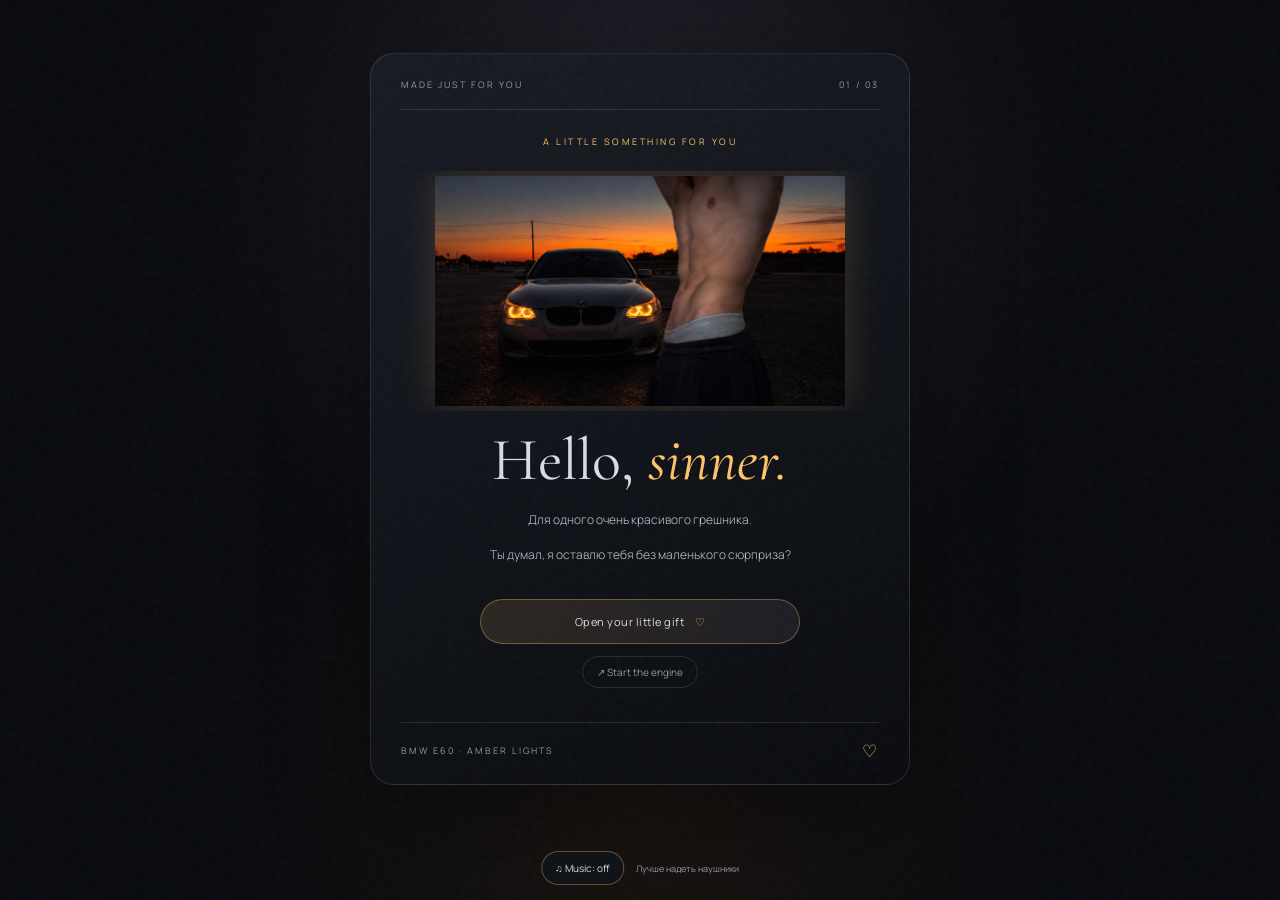
<file: index.html>
<!doctype html>
<html lang="ru">
<head>
  <meta charset="utf-8">
  <meta name="viewport" content="width=device-width, initial-scale=1">
  <meta name="theme-color" content="#090b0f">
  <title>For You, My Dear ♡</title>
  <link rel="stylesheet" href="style.css">
</head>
<body>
  <div class="grain"></div>

  <main class="card">
    <div class="topline">
      <span>MADE JUST FOR YOU</span>
      <span id="counter">01 / 03</span>
    </div>

    <!-- SCREEN 1: BMW -->
    <section class="screen active" data-screen="0">
      <p class="eyebrow">A LITTLE SOMETHING FOR YOU</p>

     <div class="car-scene photo-scene">
  <div class="halo"></div>
  <img
    class="arthur-car"
    src="assets/arthur-bmw.png"
    alt="Любимый грешник и его BMW E60"
  >
  <div class="road"></div>
</div>

      <h1>Hello, <em>sinner.</em></h1>
      <p class="copy">
        Для одного очень красивого грешника.
      </p>
      <p class="copy">
        Ты думал, я оставлю тебя без маленького сюрприза?
      </p>

      <button class="primary" data-next>
        Open your little gift <span>♡</span>
      </button>

      <button class="sound-toggle" id="engineBtn" type="button">
        ↗ Start the engine
      </button>
    </section>

    <!-- SCREEN 2: WISHES -->
    <section class="screen" data-screen="1">
      <p class="eyebrow">02 — A LITTLE WISH FOR YOU</p>

      <div class="heart-mark">♡</div>
      <h2>A few little wishes.</h2>

      <div class="wish-list">
        <p>
          <span>01</span>
          Побольше моментов, которые делают тебя счастливым.
        </p>
        <p>
          <span>02</span>
          Пусть твои мечты постепенно становятся реальностью,
          а цели превращаются в достижения.
        </p>
        <p>
          <span>03</span>
          Пусть работа приносит хорошие результаты,
          а тренировки помогают становиться сильнее
          и увереннее в себе.
        </p>
        <p>
          <span>04</span>
          Я надеюсь, что впереди у тебя будет много поводов
          улыбаться даже в самые обычные дни.
        </p>
        <p>
          <span>05</span>
          И помни, что тебе не обязательно всегда быть сильным
          и со всем справляться в одиночку.
        </p>
      </div>

      <button class="primary" data-next>
        One little letter for you <span>♡</span>
      </button>
    </section>

    <!-- SCREEN 3: LOVE LETTER -->
    <section class="screen" data-screen="2">
      <p class="eyebrow">03 — A LITTLE LETTER</p>

      <div class="envelope" id="envelope">
        <div class="envelope-back"></div>
        <div class="letter">
          <span class="letter-heart">♡</span>
          <p>Мой дорогой…</p>
          <span class="letter-line"></span>
        </div>
        <div class="envelope-flap"></div>
        <div class="envelope-front"></div>
        <div class="envelope-seal">♡</div>
      </div>

      <h2>A letter from me to you.</h2>
      <p class="copy">
        Здесь для тебя кое-что особенное.
      </p>

      <button class="primary" id="openLetterBtn" type="button">
        Open your letter <span>♡</span>
      </button>

      <div class="letter-content" id="letterContent" hidden>
        <h2>Мой дорогой… 🩶</h2>

        <p class="copy">
          Я хочу, чтобы ты знал, как много ты для меня значишь.
          Мне дороги наши разговоры, твой голос, наши маленькие
          шутки и те моменты, когда мы можем просто быть рядом,
          даже если нас разделяет расстояние.
        </p>

        <p class="copy">
          Мне хочется видеть тебя счастливым, слышать, как ты
          рассказываешь о своих успехах, и знать, что у тебя всё
          постепенно складывается так, как ты хочешь.
        </p>

        <p class="copy">
          Я верю в тебя и искренне желаю, чтобы у тебя получилось
          всё, к чему ты стремишься. И даже если иногда что-то
          будет идти не по плану, я надеюсь, что ты не перестанешь
          верить в себя и помнить, какой ты замечательный человек.
        </p>

        <p class="copy">
          Я очень рада, что ты появился в моей жизни. И мне
          хочется, чтобы впереди у нас было ещё много тёплых
          разговоров, совместных вечеров, смеха и воспоминаний,
          которые будут принадлежать только нам.
        </p>

        <p class="signature">С нежностью и любовью… 🩷</p>

        <div class="final-glow">♡</div>
        <h2>Береги себя, мой дорогой.</h2>
        <p class="signature">made with love, just for you ♡</p>
      </div>
    </section>

    <div class="bottomline">
      <span>BMW E60 · AMBER LIGHTS</span>
      <span>♡</span>
    </div>
  </main>

  <audio id="music" src="assets/music.mp3" loop preload="none"></audio>
  <audio id="engine" src="assets/engine.mp3" preload="none"></audio>

  <div class="audio-controls">
    <button id="musicBtn" type="button" aria-label="Toggle music">
      ♫ Music: off
    </button>
    <span>Лучше надеть наушники</span>
  </div>

  <script src="script.js"></script>
</body>
</html>
</file>
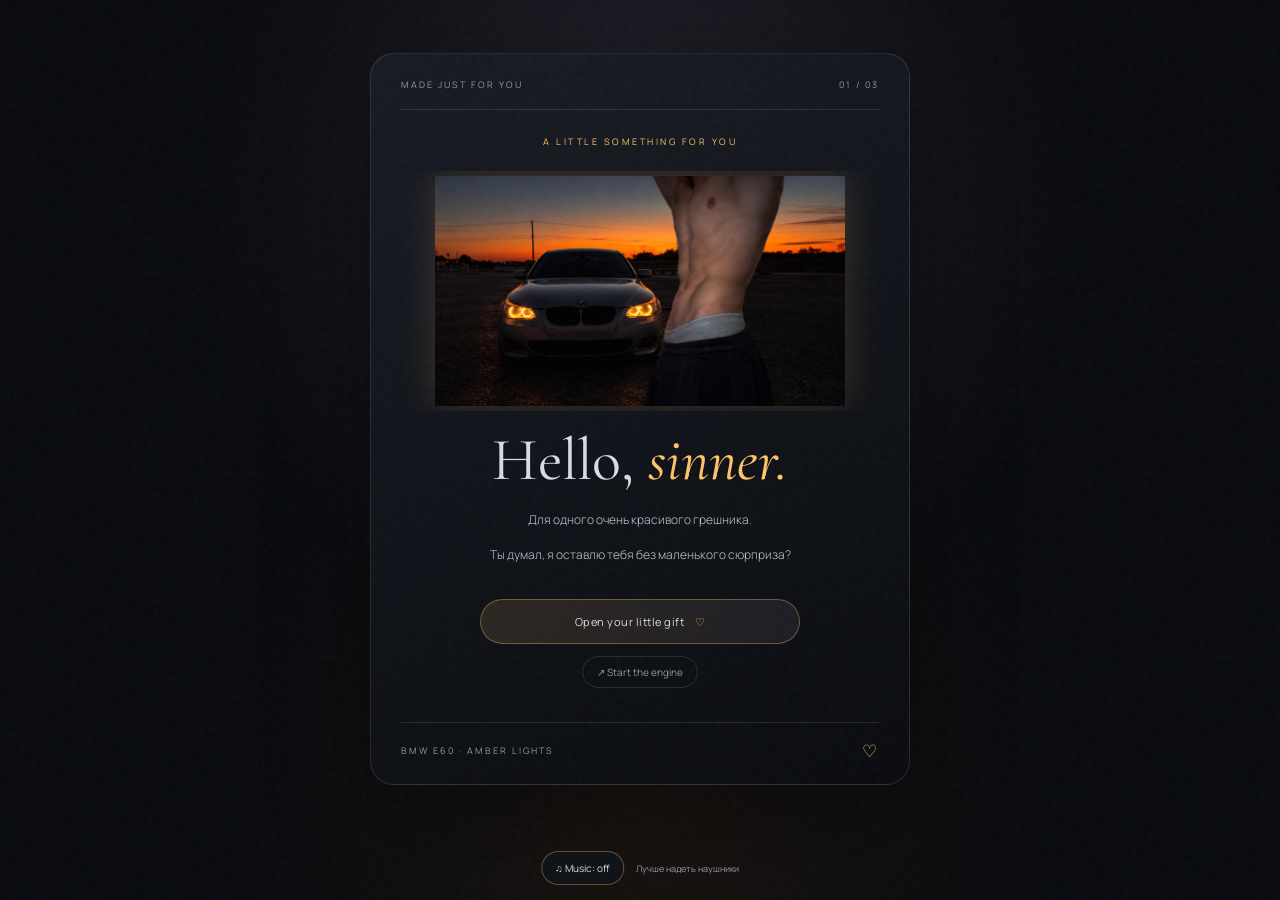
<file: bmw_e60_digital_card_starter/index.html>
<!doctype html>
<html lang="ru">
<head>
  <meta charset="utf-8">
  <meta name="viewport" content="width=device-width, initial-scale=1">
  <meta name="theme-color" content="#090b0f">
  <title>For You, My Dear ♡</title>
  <link rel="stylesheet" href="style.css">
</head>
<body>
  <div class="grain"></div>

  <main class="card">
    <div class="topline">
      <span>MADE JUST FOR YOU</span>
      <span id="counter">01 / 03</span>
    </div>

    <!-- SCREEN 1: BMW -->
    <section class="screen active" data-screen="0">
      <p class="eyebrow">A LITTLE SOMETHING FOR YOU</p>

     <div class="car-scene photo-scene">
  <div class="halo"></div>
  <img
    class="arthur-car"
    src="assets/arthur-bmw.png"
    alt="Любимый грешник и его BMW E60"
  >
  <div class="road"></div>
</div>

      <h1>Hello, <em>sinner.</em></h1>
      <p class="copy">
        Для одного очень красивого грешника.
      </p>
      <p class="copy">
        Ты думал, я оставлю тебя без маленького сюрприза?
      </p>

      <button class="primary" data-next>
        Open your little gift <span>♡</span>
      </button>

      <button class="sound-toggle" id="engineBtn" type="button">
        ↗ Start the engine
      </button>
    </section>

    <!-- SCREEN 2: WISHES -->
    <section class="screen" data-screen="1">
      <p class="eyebrow">02 — A LITTLE WISH FOR YOU</p>

      <div class="heart-mark">♡</div>
      <h2>A few little wishes.</h2>

      <div class="wish-list">
        <p>
          <span>01</span>
          Побольше моментов, которые делают тебя счастливым.
        </p>
        <p>
          <span>02</span>
          Пусть твои мечты постепенно становятся реальностью,
          а цели превращаются в достижения.
        </p>
        <p>
          <span>03</span>
          Пусть работа приносит хорошие результаты,
          а тренировки помогают становиться сильнее
          и увереннее в себе.
        </p>
        <p>
          <span>04</span>
          Я надеюсь, что впереди у тебя будет много поводов
          улыбаться даже в самые обычные дни.
        </p>
        <p>
          <span>05</span>
          И помни, что тебе не обязательно всегда быть сильным
          и со всем справляться в одиночку.
        </p>
      </div>

      <button class="primary" data-next>
        One little letter for you <span>♡</span>
      </button>
    </section>

    <!-- SCREEN 3: LOVE LETTER -->
    <section class="screen" data-screen="2">
      <p class="eyebrow">03 — A LITTLE LETTER</p>

      <div class="envelope" id="envelope">
        <div class="envelope-back"></div>
        <div class="letter">
          <span class="letter-heart">♡</span>
          <p>Мой дорогой…</p>
          <span class="letter-line"></span>
        </div>
        <div class="envelope-flap"></div>
        <div class="envelope-front"></div>
        <div class="envelope-seal">♡</div>
      </div>

      <h2>A letter from me to you.</h2>
      <p class="copy">
        Здесь для тебя кое-что особенное.
      </p>

      <button class="primary" id="openLetterBtn" type="button">
        Open your letter <span>♡</span>
      </button>

      <div class="letter-content" id="letterContent" hidden>
        <h2>Мой дорогой… 🩶</h2>

        <p class="copy">
          Я хочу, чтобы ты знал, как много ты для меня значишь.
          Мне дороги наши разговоры, твой голос, наши маленькие
          шутки и те моменты, когда мы можем просто быть рядом,
          даже если нас разделяет расстояние.
        </p>

        <p class="copy">
          Мне хочется видеть тебя счастливым, слышать, как ты
          рассказываешь о своих успехах, и знать, что у тебя всё
          постепенно складывается так, как ты хочешь.
        </p>

        <p class="copy">
          Я верю в тебя и искренне желаю, чтобы у тебя получилось
          всё, к чему ты стремишься. И даже если иногда что-то
          будет идти не по плану, я надеюсь, что ты не перестанешь
          верить в себя и помнить, какой ты замечательный человек.
        </p>

        <p class="copy">
          Я очень рада, что ты появился в моей жизни. И мне
          хочется, чтобы впереди у нас было ещё много тёплых
          разговоров, совместных вечеров, смеха и воспоминаний,
          которые будут принадлежать только нам.
        </p>

        <p class="signature">С нежностью и любовью… 🩷</p>

        <div class="final-glow">♡</div>
        <h2>Береги себя, мой дорогой.</h2>
        <p class="signature">made with love, just for you ♡</p>
      </div>
    </section>

    <div class="bottomline">
      <span>BMW E60 · AMBER LIGHTS</span>
      <span>♡</span>
    </div>
  </main>

  <audio id="music" src="assets/music.mp3" loop preload="none"></audio>
  <audio id="engine" src="assets/engine.mp3" preload="none"></audio>

  <div class="audio-controls">
    <button id="musicBtn" type="button" aria-label="Toggle music">
      ♫ Music: off
    </button>
    <span>Лучше надеть наушники</span>
  </div>

  <script src="script.js"></script>
</body>
</html>
</file>
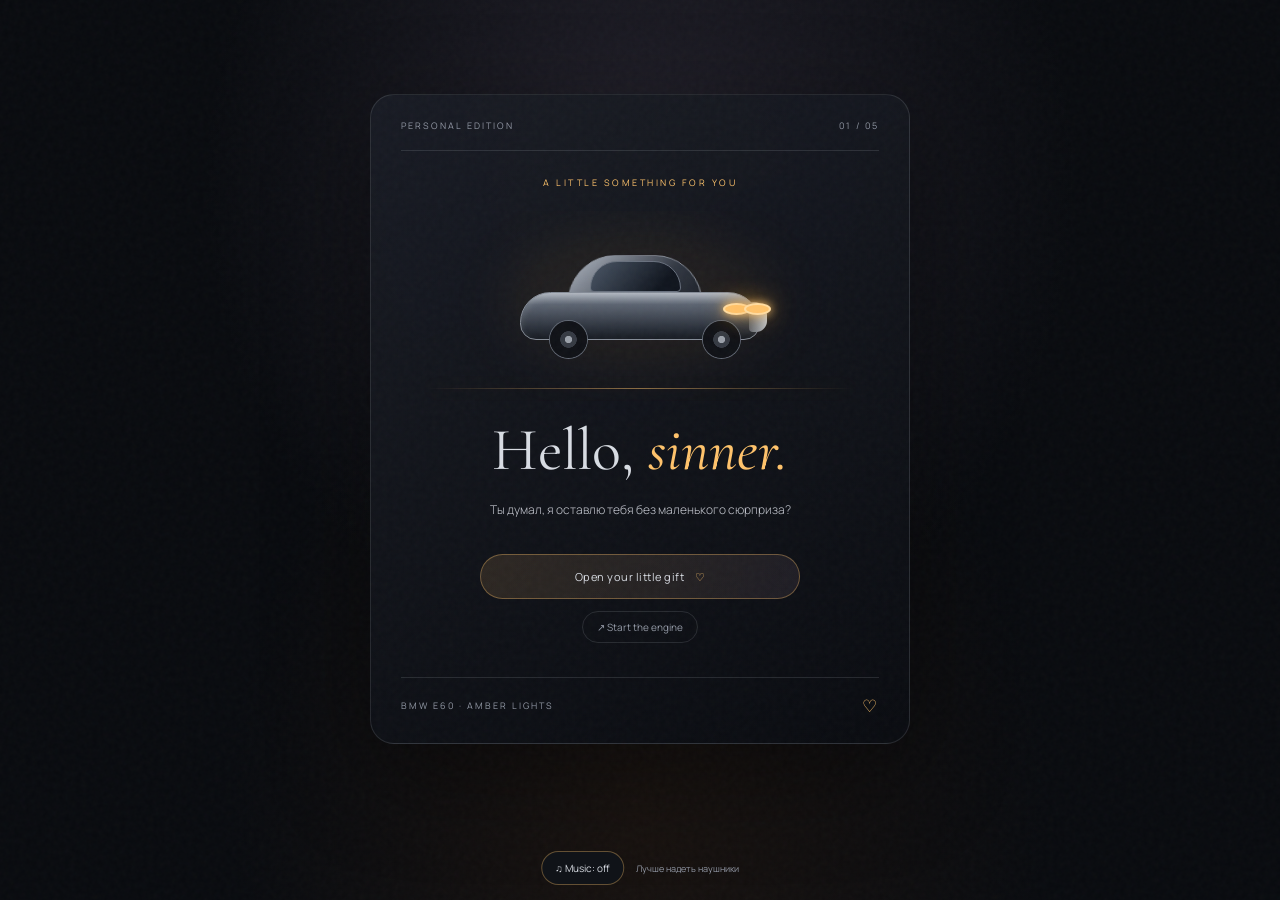
<file: index_backup.html>
<!doctype html>
<html lang="ru">
<head>
  <meta charset="utf-8">
  <meta name="viewport" content="width=device-width, initial-scale=1">
  <meta name="theme-color" content="#090b0f">
  <title>For my favourite sinner ♡</title>
  <link rel="stylesheet" href="style.css">
</head>
<body>
  <div class="grain"></div>
  <main class="card">
    <div class="topline"><span>PERSONAL EDITION</span><span id="counter">01 / 05</span></div>

    <section class="screen active" data-screen="0">
      <p class="eyebrow">A LITTLE SOMETHING FOR YOU</p>
      <div class="car-scene" aria-label="Silhouette of a silver car with amber headlights">
        <div class="halo"></div>
        <div class="car">
          <div class="roof"></div><div class="window"></div>
          <div class="body"></div><div class="front"></div>
          <div class="wheel wheel-left"></div><div class="wheel wheel-right"></div>
          <div class="lamp lamp-left"></div><div class="lamp lamp-right"></div>
        </div>
        <div class="road"></div>
      </div>
      <h1>Hello, <em>sinner.</em></h1>
      <p class="copy">Ты думал, я оставлю тебя без маленького сюрприза?</p>
      <button class="primary" data-next>Open your little gift <span>♡</span></button>
      <button class="sound-toggle" id="engineBtn" type="button">↗ Start the engine</button>
    </section>

    <section class="screen" data-screen="1">
      <p class="eyebrow">02 — YOUR PRETTY LITTLE OBSESSION</p>
      <div class="mini-car">E60 <span>///</span> 5 SERIES</div>
      <h2>Well, look at you.</h2>
      <p class="copy">Серебристая, с янтарными глазками… Ну, у тебя определённо есть вкус, негодник.</p>
      <p class="small-note">Твоя любимая машина — и маленькая открытка от меня.</p>
      <button class="primary" data-next>Keep going <span>→</span></button>
    </section>

    <section class="screen" data-screen="2">
      <p class="eyebrow">03 — A LITTLE CONFESSION</p>
      <div class="heart-mark">♡</div>
      <h2>Can I tell you something?</h2>
      <p class="copy">Мне не нужен особенный повод, чтобы захотеть сделать тебе что-то приятное.</p>
      <p class="copy">Я просто рада, что ты есть в моей жизни. И хотела, чтобы ты об этом знал.</p>
      <button class="primary" data-next>One more thing <span>→</span></button>
    </section>

    <section class="screen" data-screen="3">
      <p class="eyebrow">04 — JUST FOR YOUR SMILE</p>
      <h2>A few little wishes.</h2>
      <div class="wish-list">
        <p><span>01</span> Побольше моментов, которые делают тебя счастливым.</p>
        <p><span>02</span> Людей рядом, с которыми можно быть собой.</p>
        <p><span>03</span> Мечт, которые однажды станут реальностью.</p>
      </div>
      <p class="copy">И поменьше поводов переживать, мой маленький грешник. ♡</p>
      <button class="primary" data-next>Last little note <span>→</span></button>
    </section>

    <section class="screen" data-screen="4">
      <p class="eyebrow">05 — MADE WITH LOVE</p>
      <div class="final-glow">♡</div>
      <h2>Take care, my sinner.</h2>
      <p class="copy">Спасибо, что ты есть. За улыбки, наши маленькие приколы и просто за то, что ты — это ты.</p>
      <p class="copy">Надеюсь, эта маленькая штука заставила тебя улыбнуться. Ты заслуживаешь хорошего. 🩶</p>
      <p class="signature">made just for you <span>♡</span></p>
      <button class="primary" id="replayBtn">Read it again ↺</button>
    </section>

    <div class="bottomline"><span>BMW E60 · AMBER LIGHTS</span><span>♡</span></div>
  </main>
  <audio id="music" src="assets/music.mp3" loop preload="none"></audio>
  <audio id="engine" src="assets/engine.mp3" preload="none"></audio>
  <div class="audio-controls">
    <button id="musicBtn" type="button" aria-label="Toggle music">♫ Music: off</button>
    <span>Лучше надеть наушники</span>
  </div>
  <script src="script.js"></script>
</body>
</html>
</file>
<file: style.css>
@import url('https://fonts.googleapis.com/css2?family=Cormorant+Garamond:ital,wght@0,400;0,500;0,600;1,400;1,500&family=Manrope:wght@300;400;500;600&display=swap');

:root {
  --bg: #090b0f;
  --panel: #11141a;
  --silver: #d8dce3;
  --muted: #9298a5;
  --amber: #ffc36b;
  --pink: #d9afc4;
  --line: rgba(216, 220, 227, 0.13);
}

* {
  box-sizing: border-box;
}

[hidden] {
  display: none !important;
}

html {
  min-height: 100%;
  background: var(--bg);
}

body {
  min-height: 100vh;
  margin: 0;
  padding: 28px 14px 90px;
  display: flex;
  justify-content: center;
  align-items: center;
  color: var(--silver);
  font-family: "Manrope", sans-serif;
  background:
    radial-gradient(ellipse at 50% 20%, #22202a 0%, transparent 48%),
    radial-gradient(ellipse at 50% 90%, #18120f 0%, transparent 45%),
    var(--bg);
}

.grain {
  position: fixed;
  inset: 0;
  pointer-events: none;
  opacity: 0.12;
  z-index: 5;
  background-image: url("data:image/svg+xml,%3Csvg viewBox='0 0 180 180' xmlns='http://www.w3.org/2000/svg'%3E%3Cfilter id='n'%3E%3CfeTurbulence type='fractalNoise' baseFrequency='.9' numOctaves='3' stitchTiles='stitch'/%3E%3C/filter%3E%3Crect width='100%25' height='100%25' filter='url(%23n)' opacity='.25'/%3E%3C/svg%3E");
}

.card {
  width: min(100%, 540px);
  min-height: 650px;
  position: relative;
  overflow: hidden;
  padding: 24px 30px 22px;
  border: 1px solid var(--line);
  border-radius: 24px;
  background: linear-gradient(155deg, rgba(25, 28, 36, 0.96), rgba(10, 12, 17, 0.98));
  box-shadow: 0 30px 100px rgba(0, 0, 0, 0.4);
}

.topline,
.bottomline {
  display: flex;
  align-items: center;
  justify-content: space-between;
  gap: 12px;
  color: var(--muted);
  font-size: 9px;
  letter-spacing: 2px;
}

.topline {
  padding-bottom: 18px;
  border-bottom: 1px solid var(--line);
}

.bottomline {
  margin-top: 30px;
  padding-top: 16px;
  border-top: 1px solid var(--line);
}

.bottomline span:last-child {
  color: var(--amber);
  font-size: 17px;
}

.screen {
  display: none;
  text-align: center;
  padding: 24px 0 4px;
  animation: appear 0.7s ease both;
}

.screen.active {
  display: block;
}

.eyebrow {
  margin: 0 0 20px;
  color: var(--amber);
  font-size: 9px;
  letter-spacing: 2.5px;
  line-height: 1.8;
}

h1,
h2 {
  margin: 14px 0;
  font-family: "Cormorant Garamond", Georgia, serif;
  font-weight: 400;
  line-height: 1.12;
}

h1 {
  font-size: clamp(42px, 9vw, 60px);
}

h1 em {
  color: var(--amber);
  font-weight: 400;
}

h2 {
  font-size: clamp(30px, 6vw, 39px);
}

.copy {
  max-width: 410px;
  margin: 12px auto;
  color: #c3c6ce;
  font-size: 12px;
  font-weight: 300;
  line-height: 1.95;
}

.primary,
.sound-toggle,
#musicBtn {
  border: 1px solid rgba(255, 195, 107, 0.35);
  border-radius: 999px;
  color: var(--silver);
  font: inherit;
  cursor: pointer;
  transition: background 0.25s, transform 0.25s, border-color 0.25s;
}

.primary {
  width: 100%;
  max-width: 320px;
  margin-top: 20px;
  padding: 14px 18px;
  background: linear-gradient(100deg, rgba(255, 195, 107, 0.12), rgba(217, 175, 196, 0.09));
  font-size: 11px;
  letter-spacing: 0.5px;
}

.primary span {
  margin-left: 8px;
  color: var(--amber);
}

.primary:hover,
.sound-toggle:hover,
#musicBtn:hover {
  background: rgba(255, 195, 107, 0.14);
  border-color: var(--amber);
  transform: translateY(-2px);
}

button:focus-visible {
  outline: 2px solid var(--amber);
  outline-offset: 4px;
}

.sound-toggle {
  display: block;
  margin: 12px auto 0;
  padding: 8px 14px;
  border-color: var(--line);
  background: transparent;
  color: var(--muted);
  font-size: 10px;
}

/* BMW scene */

.car-scene {
  height: 190px;
  position: relative;
  margin: 6px auto 16px;
  overflow: hidden;
}

.halo {
  position: absolute;
  width: 270px;
  height: 130px;
  left: 50%;
  top: 25px;
  transform: translateX(-50%);
  border-radius: 50%;
  background: rgba(255, 177, 76, 0.07);
  filter: blur(30px);
  animation: breathe 4s ease-in-out infinite;
}

.car {
  position: absolute;
  width: 260px;
  height: 115px;
  left: 50%;
  top: 30px;
  transform: translateX(-50%);
  animation: floatCar 5s ease-in-out infinite;
}

.roof {
  position: absolute;
  z-index: 1;
  width: 128px;
  height: 52px;
  left: 61px;
  top: 12px;
  transform: perspective(80px) rotateX(12deg);
  border: 1px solid #8c929d;
  border-radius: 42px 42px 5px 5px;
  background: linear-gradient(135deg, #aeb5c0, #343a45 65%, #1a1e26);
}

.window {
  position: absolute;
  z-index: 2;
  width: 91px;
  height: 31px;
  left: 80px;
  top: 20px;
  border: 1px solid #69717e;
  border-radius: 28px 28px 4px 4px;
  background: linear-gradient(130deg, #4a5666, #10151e 80%);
}

.body {
  position: absolute;
  z-index: 3;
  width: 240px;
  height: 48px;
  left: 10px;
  top: 51px;
  border: 1px solid #858c97;
  border-radius: 36px 38px 19px 19px;
  background: linear-gradient(180deg, #a8afb9 0%, #5d6572 25%, #292f39 78%, #171b22 100%);
  box-shadow: inset 0 4px 7px rgba(255, 255, 255, 0.13);
}

.front {
  position: absolute;
  z-index: 4;
  width: 18px;
  height: 30px;
  right: 3px;
  top: 61px;
  border-radius: 4px 13px 11px 4px;
  background: linear-gradient(90deg, #5b626c, #bbc2cb);
}

.wheel {
  position: absolute;
  z-index: 5;
  top: 80px;
  width: 37px;
  height: 37px;
  border: 5px solid #101217;
  border-radius: 50%;
  background: radial-gradient(circle, #9ba1aa 0 18%, #353a43 20% 42%, #101217 45%);
  box-shadow: 0 0 0 1px #626975;
}

.wheel-left {
  left: 40px;
}

.wheel-right {
  right: 30px;
}

.lamp {
  position: absolute;
  z-index: 6;
  top: 62px;
  width: 27px;
  height: 12px;
  border-radius: 50%;
  border: 2px solid #ffdca0;
  background: #ffc36b;
  box-shadow: 0 0 10px #ffc36b, 0 0 24px rgba(255, 174, 62, 0.65);
  animation: lampPulse 3s ease-in-out infinite;
}

.lamp-left {
  right: 20px;
}

.lamp-right {
  right: -1px;
}

.road {
  position: absolute;
  left: 5%;
  right: 5%;
  bottom: 12px;
  height: 1px;
  background: linear-gradient(90deg, transparent, rgba(255, 195, 107, 0.5), transparent);
  box-shadow: 0 0 20px rgba(255, 195, 107, 0.2);
}

.mini-car {
  margin: 26px auto 16px;
  color: var(--silver);
  font-family: "Cormorant Garamond", Georgia, serif;
  font-size: 29px;
  letter-spacing: 3px;
}

.mini-car span {
  color: var(--amber);
  font-size: 13px;
}

/* Wishes */

.heart-mark {
  margin: 12px 0;
  color: var(--pink);
  font-size: 45px;
  animation: heartBeat 3s ease-in-out infinite;
}

.wish-list {
  margin: 24px auto;
  max-width: 410px;
  text-align: left;
}

.wish-list p {
  display: flex;
  gap: 13px;
  align-items: flex-start;
  margin: 0;
  padding: 13px 0;
  border-bottom: 1px solid var(--line);
  color: #c3c6ce;
  font-size: 11px;
  font-weight: 300;
  line-height: 1.8;
}

.wish-list p span {
  flex: 0 0 23px;
  padding-top: 2px;
  color: var(--amber);
  font-size: 9px;
  letter-spacing: 1px;
}

/* Envelope and letter */

.envelope {
  position: relative;
  width: 220px;
  height: 145px;
  margin: 35px auto 25px;
  perspective: 800px;
  cursor: pointer;
  filter: drop-shadow(0 15px 25px rgba(0, 0, 0, 0.3));
}

.envelope-back {
  position: absolute;
  inset: 0;
  border: 1px solid #6d6269;
  border-radius: 5px;
  background: #29232b;
}

.letter {
  position: absolute;
  z-index: 2;
  width: 86%;
  height: 115px;
  left: 7%;
  bottom: 9px;
  padding: 14px 8px;
  border: 1px solid #d8c9d0;
  border-radius: 3px;
  background: linear-gradient(145deg, #f2e8e8, #d9c9d1);
  color: #4a3c46;
  transition: transform 0.9s ease, height 0.9s ease;
}

.letter p {
  margin: 10px 0;
  font-family: "Cormorant Garamond", Georgia, serif;
  font-size: 20px;
  font-style: italic;
}

.letter-heart {
  color: #b6819d;
  font-size: 20px;
}

.letter-line {
  display: block;
  width: 45%;
  height: 1px;
  margin: 0 auto;
  background: #c3a6b5;
}

.envelope-flap {
  position: absolute;
  z-index: 4;
  inset: 0;
  background: #5b4a58;
  clip-path: polygon(0 0, 100% 0, 50% 58%);
  transform-origin: top;
  transition: transform 0.7s ease;
}

.envelope-front {
  position: absolute;
  z-index: 3;
  inset: 0;
  background: linear-gradient(145deg, #423440, #211b24);
  clip-path: polygon(0 0, 50% 57%, 100% 0, 100% 100%, 0 100%);
  border-radius: 4px;
}

.envelope-seal {
  position: absolute;
  z-index: 5;
  left: 50%;
  top: 54%;
  width: 34px;
  height: 34px;
  display: grid;
  place-items: center;
  transform: translate(-50%, -50%);
  border: 1px solid #f0c5da;
  border-radius: 50%;
  background: #b6819d;
  color: #fff0f7;
  box-shadow: 0 0 18px rgba(217, 175, 196, 0.25);
  transition: opacity 0.3s ease;
}

.envelope.open .envelope-flap {
  transform: rotateX(180deg);
  z-index: 1;
}

.envelope.open .letter {
  z-index: 5;
  transform: translateY(-75px);
  height: 145px;
}

.envelope.open .envelope-seal {
  opacity: 0;
}

.letter-content {
  margin: 28px 0 12px;
  padding: 23px 18px;
  border: 1px solid rgba(217, 175, 196, 0.25);
  border-radius: 12px;
  background: linear-gradient(145deg, rgba(217, 175, 196, 0.07), rgba(255, 255, 255, 0.015));
  animation: appear 0.9s ease both;
}

.letter-content h2 {
  color: #e4c2d3;
  font-size: 30px;
}

.letter-content .copy {
  text-align: left;
}

.letter-content .signature {
  margin: 24px 0;
  color: var(--pink);
  font-family: "Cormorant Garamond", Georgia, serif;
  font-size: 19px;
  font-style: italic;
  line-height: 1.6;
}

.final-glow {
  margin-top: 24px;
  color: var(--pink);
  font-size: 36px;
  text-shadow: 0 0 25px rgba(217, 175, 196, 0.4);
  animation: heartBeat 3s ease-in-out infinite;
}

.audio-controls {
  position: fixed;
  bottom: 15px;
  left: 50%;
  z-index: 10;
  display: flex;
  align-items: center;
  gap: 12px;
  width: max-content;
  max-width: calc(100% - 20px);
  transform: translateX(-50%);
  color: var(--muted);
  font-size: 9px;
}

#musicBtn {
  padding: 9px 13px;
  background: rgba(17, 20, 26, 0.92);
  font-size: 10px;
}

@keyframes appear {
  from {
    opacity: 0;
    transform: translateY(12px);
  }
  to {
    opacity: 1;
    transform: translateY(0);
  }
}

@keyframes breathe {
  0%, 100% { opacity: 0.5; transform: translateX(-50%) scale(0.95); }
  50% { opacity: 1; transform: translateX(-50%) scale(1.08); }
}

@keyframes floatCar {
  0%, 100% { transform: translate(-50%, 0); }
  50% { transform: translate(-50%, -4px); }
}

@keyframes lampPulse {
  0%, 100% { box-shadow: 0 0 10px #ffc36b, 0 0 24px rgba(255, 174, 62, 0.5); }
  50% { box-shadow: 0 0 14px #ffc36b, 0 0 34px rgba(255, 174, 62, 0.8); }
}

@keyframes heartBeat {
  0%, 100% { transform: scale(1); }
  50% { transform: scale(1.08); }
}

@media (max-width: 480px) {
  body {
    padding: 12px 9px 78px;
    align-items: flex-start;
  }

  .card {
    min-height: 0;
    padding: 19px 18px 18px;
    border-radius: 19px;
  }

  .topline,
  .bottomline {
    font-size: 8px;
    letter-spacing: 1.4px;
  }

  .screen {
    padding-top: 22px;
  }

  .car-scene {
    height: 165px;
    transform: scale(0.92);
    transform-origin: center;
    margin-bottom: 2px;
  }

  .wish-list p {
    font-size: 11px;
  }

  .letter-content {
    padding: 20px 14px;
  }

  .audio-controls {
    gap: 8px;
  }
}

@media (prefers-reduced-motion: reduce) {
  *,
  *::before,
  *::after {
    animation-duration: 0.01ms !important;
    animation-iteration-count: 1 !important;
    scroll-behavior: auto !important;
    transition-duration: 0.01ms !important;
  }
}
.photo-scene {
  display: flex;
  justify-content: center;
  align-items: center;
  height: 240px;
  position: relative;
}


.arthur-car {
  position: relative;
  z-index: 2;
  width: 90%;
  max-width: 440px;
  max-height: 230px;
  object-fit: contain;
  border-radius: 12px;
  filter: drop-shadow(0 0 18px rgba(255, 190, 100, 0.18));
  opacity: 0;
  transform: scale(0.97);
  animation: photoReveal 1.5s ease-out 0.2s forwards;
}

@keyframes photoReveal {
  from {
    opacity: 0;
    transform: scale(0.97);
  }

  to {
    opacity: 1;
    transform: scale(1);
  }
}

.photo-scene .halo {
  z-index: 1;
}

.photo-scene .road {
  z-index: 0;
}
</file>
<file: bmw_e60_digital_card_starter/style.css>
@import url('https://fonts.googleapis.com/css2?family=Cormorant+Garamond:ital,wght@0,400;0,500;0,600;1,400;1,500&family=Manrope:wght@300;400;500;600&display=swap');

:root {
  --bg: #090b0f;
  --panel: #11141a;
  --silver: #d8dce3;
  --muted: #9298a5;
  --amber: #ffc36b;
  --pink: #d9afc4;
  --line: rgba(216, 220, 227, 0.13);
}

* {
  box-sizing: border-box;
}

[hidden] {
  display: none !important;
}

html {
  min-height: 100%;
  background: var(--bg);
}

body {
  min-height: 100vh;
  margin: 0;
  padding: 28px 14px 90px;
  display: flex;
  justify-content: center;
  align-items: center;
  color: var(--silver);
  font-family: "Manrope", sans-serif;
  background:
    radial-gradient(ellipse at 50% 20%, #22202a 0%, transparent 48%),
    radial-gradient(ellipse at 50% 90%, #18120f 0%, transparent 45%),
    var(--bg);
}

.grain {
  position: fixed;
  inset: 0;
  pointer-events: none;
  opacity: 0.12;
  z-index: 5;
  background-image: url("data:image/svg+xml,%3Csvg viewBox='0 0 180 180' xmlns='http://www.w3.org/2000/svg'%3E%3Cfilter id='n'%3E%3CfeTurbulence type='fractalNoise' baseFrequency='.9' numOctaves='3' stitchTiles='stitch'/%3E%3C/filter%3E%3Crect width='100%25' height='100%25' filter='url(%23n)' opacity='.25'/%3E%3C/svg%3E");
}

.card {
  width: min(100%, 540px);
  min-height: 650px;
  position: relative;
  overflow: hidden;
  padding: 24px 30px 22px;
  border: 1px solid var(--line);
  border-radius: 24px;
  background: linear-gradient(155deg, rgba(25, 28, 36, 0.96), rgba(10, 12, 17, 0.98));
  box-shadow: 0 30px 100px rgba(0, 0, 0, 0.4);
}

.topline,
.bottomline {
  display: flex;
  align-items: center;
  justify-content: space-between;
  gap: 12px;
  color: var(--muted);
  font-size: 9px;
  letter-spacing: 2px;
}

.topline {
  padding-bottom: 18px;
  border-bottom: 1px solid var(--line);
}

.bottomline {
  margin-top: 30px;
  padding-top: 16px;
  border-top: 1px solid var(--line);
}

.bottomline span:last-child {
  color: var(--amber);
  font-size: 17px;
}

.screen {
  display: none;
  text-align: center;
  padding: 24px 0 4px;
  animation: appear 0.7s ease both;
}

.screen.active {
  display: block;
}

.eyebrow {
  margin: 0 0 20px;
  color: var(--amber);
  font-size: 9px;
  letter-spacing: 2.5px;
  line-height: 1.8;
}

h1,
h2 {
  margin: 14px 0;
  font-family: "Cormorant Garamond", Georgia, serif;
  font-weight: 400;
  line-height: 1.12;
}

h1 {
  font-size: clamp(42px, 9vw, 60px);
}

h1 em {
  color: var(--amber);
  font-weight: 400;
}

h2 {
  font-size: clamp(30px, 6vw, 39px);
}

.copy {
  max-width: 410px;
  margin: 12px auto;
  color: #c3c6ce;
  font-size: 12px;
  font-weight: 300;
  line-height: 1.95;
}

.primary,
.sound-toggle,
#musicBtn {
  border: 1px solid rgba(255, 195, 107, 0.35);
  border-radius: 999px;
  color: var(--silver);
  font: inherit;
  cursor: pointer;
  transition: background 0.25s, transform 0.25s, border-color 0.25s;
}

.primary {
  width: 100%;
  max-width: 320px;
  margin-top: 20px;
  padding: 14px 18px;
  background: linear-gradient(100deg, rgba(255, 195, 107, 0.12), rgba(217, 175, 196, 0.09));
  font-size: 11px;
  letter-spacing: 0.5px;
}

.primary span {
  margin-left: 8px;
  color: var(--amber);
}

.primary:hover,
.sound-toggle:hover,
#musicBtn:hover {
  background: rgba(255, 195, 107, 0.14);
  border-color: var(--amber);
  transform: translateY(-2px);
}

button:focus-visible {
  outline: 2px solid var(--amber);
  outline-offset: 4px;
}

.sound-toggle {
  display: block;
  margin: 12px auto 0;
  padding: 8px 14px;
  border-color: var(--line);
  background: transparent;
  color: var(--muted);
  font-size: 10px;
}

/* BMW scene */

.car-scene {
  height: 190px;
  position: relative;
  margin: 6px auto 16px;
  overflow: hidden;
}

.halo {
  position: absolute;
  width: 270px;
  height: 130px;
  left: 50%;
  top: 25px;
  transform: translateX(-50%);
  border-radius: 50%;
  background: rgba(255, 177, 76, 0.07);
  filter: blur(30px);
  animation: breathe 4s ease-in-out infinite;
}

.car {
  position: absolute;
  width: 260px;
  height: 115px;
  left: 50%;
  top: 30px;
  transform: translateX(-50%);
  animation: floatCar 5s ease-in-out infinite;
}

.roof {
  position: absolute;
  z-index: 1;
  width: 128px;
  height: 52px;
  left: 61px;
  top: 12px;
  transform: perspective(80px) rotateX(12deg);
  border: 1px solid #8c929d;
  border-radius: 42px 42px 5px 5px;
  background: linear-gradient(135deg, #aeb5c0, #343a45 65%, #1a1e26);
}

.window {
  position: absolute;
  z-index: 2;
  width: 91px;
  height: 31px;
  left: 80px;
  top: 20px;
  border: 1px solid #69717e;
  border-radius: 28px 28px 4px 4px;
  background: linear-gradient(130deg, #4a5666, #10151e 80%);
}

.body {
  position: absolute;
  z-index: 3;
  width: 240px;
  height: 48px;
  left: 10px;
  top: 51px;
  border: 1px solid #858c97;
  border-radius: 36px 38px 19px 19px;
  background: linear-gradient(180deg, #a8afb9 0%, #5d6572 25%, #292f39 78%, #171b22 100%);
  box-shadow: inset 0 4px 7px rgba(255, 255, 255, 0.13);
}

.front {
  position: absolute;
  z-index: 4;
  width: 18px;
  height: 30px;
  right: 3px;
  top: 61px;
  border-radius: 4px 13px 11px 4px;
  background: linear-gradient(90deg, #5b626c, #bbc2cb);
}

.wheel {
  position: absolute;
  z-index: 5;
  top: 80px;
  width: 37px;
  height: 37px;
  border: 5px solid #101217;
  border-radius: 50%;
  background: radial-gradient(circle, #9ba1aa 0 18%, #353a43 20% 42%, #101217 45%);
  box-shadow: 0 0 0 1px #626975;
}

.wheel-left {
  left: 40px;
}

.wheel-right {
  right: 30px;
}

.lamp {
  position: absolute;
  z-index: 6;
  top: 62px;
  width: 27px;
  height: 12px;
  border-radius: 50%;
  border: 2px solid #ffdca0;
  background: #ffc36b;
  box-shadow: 0 0 10px #ffc36b, 0 0 24px rgba(255, 174, 62, 0.65);
  animation: lampPulse 3s ease-in-out infinite;
}

.lamp-left {
  right: 20px;
}

.lamp-right {
  right: -1px;
}

.road {
  position: absolute;
  left: 5%;
  right: 5%;
  bottom: 12px;
  height: 1px;
  background: linear-gradient(90deg, transparent, rgba(255, 195, 107, 0.5), transparent);
  box-shadow: 0 0 20px rgba(255, 195, 107, 0.2);
}

.mini-car {
  margin: 26px auto 16px;
  color: var(--silver);
  font-family: "Cormorant Garamond", Georgia, serif;
  font-size: 29px;
  letter-spacing: 3px;
}

.mini-car span {
  color: var(--amber);
  font-size: 13px;
}

/* Wishes */

.heart-mark {
  margin: 12px 0;
  color: var(--pink);
  font-size: 45px;
  animation: heartBeat 3s ease-in-out infinite;
}

.wish-list {
  margin: 24px auto;
  max-width: 410px;
  text-align: left;
}

.wish-list p {
  display: flex;
  gap: 13px;
  align-items: flex-start;
  margin: 0;
  padding: 13px 0;
  border-bottom: 1px solid var(--line);
  color: #c3c6ce;
  font-size: 11px;
  font-weight: 300;
  line-height: 1.8;
}

.wish-list p span {
  flex: 0 0 23px;
  padding-top: 2px;
  color: var(--amber);
  font-size: 9px;
  letter-spacing: 1px;
}

/* Envelope and letter */

.envelope {
  position: relative;
  width: 220px;
  height: 145px;
  margin: 35px auto 25px;
  perspective: 800px;
  cursor: pointer;
  filter: drop-shadow(0 15px 25px rgba(0, 0, 0, 0.3));
}

.envelope-back {
  position: absolute;
  inset: 0;
  border: 1px solid #6d6269;
  border-radius: 5px;
  background: #29232b;
}

.letter {
  position: absolute;
  z-index: 2;
  width: 86%;
  height: 115px;
  left: 7%;
  bottom: 9px;
  padding: 14px 8px;
  border: 1px solid #d8c9d0;
  border-radius: 3px;
  background: linear-gradient(145deg, #f2e8e8, #d9c9d1);
  color: #4a3c46;
  transition: transform 0.9s ease, height 0.9s ease;
}

.letter p {
  margin: 10px 0;
  font-family: "Cormorant Garamond", Georgia, serif;
  font-size: 20px;
  font-style: italic;
}

.letter-heart {
  color: #b6819d;
  font-size: 20px;
}

.letter-line {
  display: block;
  width: 45%;
  height: 1px;
  margin: 0 auto;
  background: #c3a6b5;
}

.envelope-flap {
  position: absolute;
  z-index: 4;
  inset: 0;
  background: #5b4a58;
  clip-path: polygon(0 0, 100% 0, 50% 58%);
  transform-origin: top;
  transition: transform 0.7s ease;
}

.envelope-front {
  position: absolute;
  z-index: 3;
  inset: 0;
  background: linear-gradient(145deg, #423440, #211b24);
  clip-path: polygon(0 0, 50% 57%, 100% 0, 100% 100%, 0 100%);
  border-radius: 4px;
}

.envelope-seal {
  position: absolute;
  z-index: 5;
  left: 50%;
  top: 54%;
  width: 34px;
  height: 34px;
  display: grid;
  place-items: center;
  transform: translate(-50%, -50%);
  border: 1px solid #f0c5da;
  border-radius: 50%;
  background: #b6819d;
  color: #fff0f7;
  box-shadow: 0 0 18px rgba(217, 175, 196, 0.25);
  transition: opacity 0.3s ease;
}

.envelope.open .envelope-flap {
  transform: rotateX(180deg);
  z-index: 1;
}

.envelope.open .letter {
  z-index: 5;
  transform: translateY(-75px);
  height: 145px;
}

.envelope.open .envelope-seal {
  opacity: 0;
}

.letter-content {
  margin: 28px 0 12px;
  padding: 23px 18px;
  border: 1px solid rgba(217, 175, 196, 0.25);
  border-radius: 12px;
  background: linear-gradient(145deg, rgba(217, 175, 196, 0.07), rgba(255, 255, 255, 0.015));
  animation: appear 0.9s ease both;
}

.letter-content h2 {
  color: #e4c2d3;
  font-size: 30px;
}

.letter-content .copy {
  text-align: left;
}

.letter-content .signature {
  margin: 24px 0;
  color: var(--pink);
  font-family: "Cormorant Garamond", Georgia, serif;
  font-size: 19px;
  font-style: italic;
  line-height: 1.6;
}

.final-glow {
  margin-top: 24px;
  color: var(--pink);
  font-size: 36px;
  text-shadow: 0 0 25px rgba(217, 175, 196, 0.4);
  animation: heartBeat 3s ease-in-out infinite;
}

.audio-controls {
  position: fixed;
  bottom: 15px;
  left: 50%;
  z-index: 10;
  display: flex;
  align-items: center;
  gap: 12px;
  width: max-content;
  max-width: calc(100% - 20px);
  transform: translateX(-50%);
  color: var(--muted);
  font-size: 9px;
}

#musicBtn {
  padding: 9px 13px;
  background: rgba(17, 20, 26, 0.92);
  font-size: 10px;
}

@keyframes appear {
  from {
    opacity: 0;
    transform: translateY(12px);
  }
  to {
    opacity: 1;
    transform: translateY(0);
  }
}

@keyframes breathe {
  0%, 100% { opacity: 0.5; transform: translateX(-50%) scale(0.95); }
  50% { opacity: 1; transform: translateX(-50%) scale(1.08); }
}

@keyframes floatCar {
  0%, 100% { transform: translate(-50%, 0); }
  50% { transform: translate(-50%, -4px); }
}

@keyframes lampPulse {
  0%, 100% { box-shadow: 0 0 10px #ffc36b, 0 0 24px rgba(255, 174, 62, 0.5); }
  50% { box-shadow: 0 0 14px #ffc36b, 0 0 34px rgba(255, 174, 62, 0.8); }
}

@keyframes heartBeat {
  0%, 100% { transform: scale(1); }
  50% { transform: scale(1.08); }
}

@media (max-width: 480px) {
  body {
    padding: 12px 9px 78px;
    align-items: flex-start;
  }

  .card {
    min-height: 0;
    padding: 19px 18px 18px;
    border-radius: 19px;
  }

  .topline,
  .bottomline {
    font-size: 8px;
    letter-spacing: 1.4px;
  }

  .screen {
    padding-top: 22px;
  }

  .car-scene {
    height: 165px;
    transform: scale(0.92);
    transform-origin: center;
    margin-bottom: 2px;
  }

  .wish-list p {
    font-size: 11px;
  }

  .letter-content {
    padding: 20px 14px;
  }

  .audio-controls {
    gap: 8px;
  }
}

@media (prefers-reduced-motion: reduce) {
  *,
  *::before,
  *::after {
    animation-duration: 0.01ms !important;
    animation-iteration-count: 1 !important;
    scroll-behavior: auto !important;
    transition-duration: 0.01ms !important;
  }
}
.photo-scene {
  display: flex;
  justify-content: center;
  align-items: center;
  height: 240px;
  position: relative;
}


.arthur-car {
  position: relative;
  z-index: 2;
  width: 90%;
  max-width: 440px;
  max-height: 230px;
  object-fit: contain;
  border-radius: 12px;
  filter: drop-shadow(0 0 18px rgba(255, 190, 100, 0.18));
  opacity: 0;
  transform: scale(0.97);
  animation: photoReveal 1.5s ease-out 0.2s forwards;
}

@keyframes photoReveal {
  from {
    opacity: 0;
    transform: scale(0.97);
  }

  to {
    opacity: 1;
    transform: scale(1);
  }
}

.photo-scene .halo {
  z-index: 1;
}

.photo-scene .road {
  z-index: 0;
}
</file>
